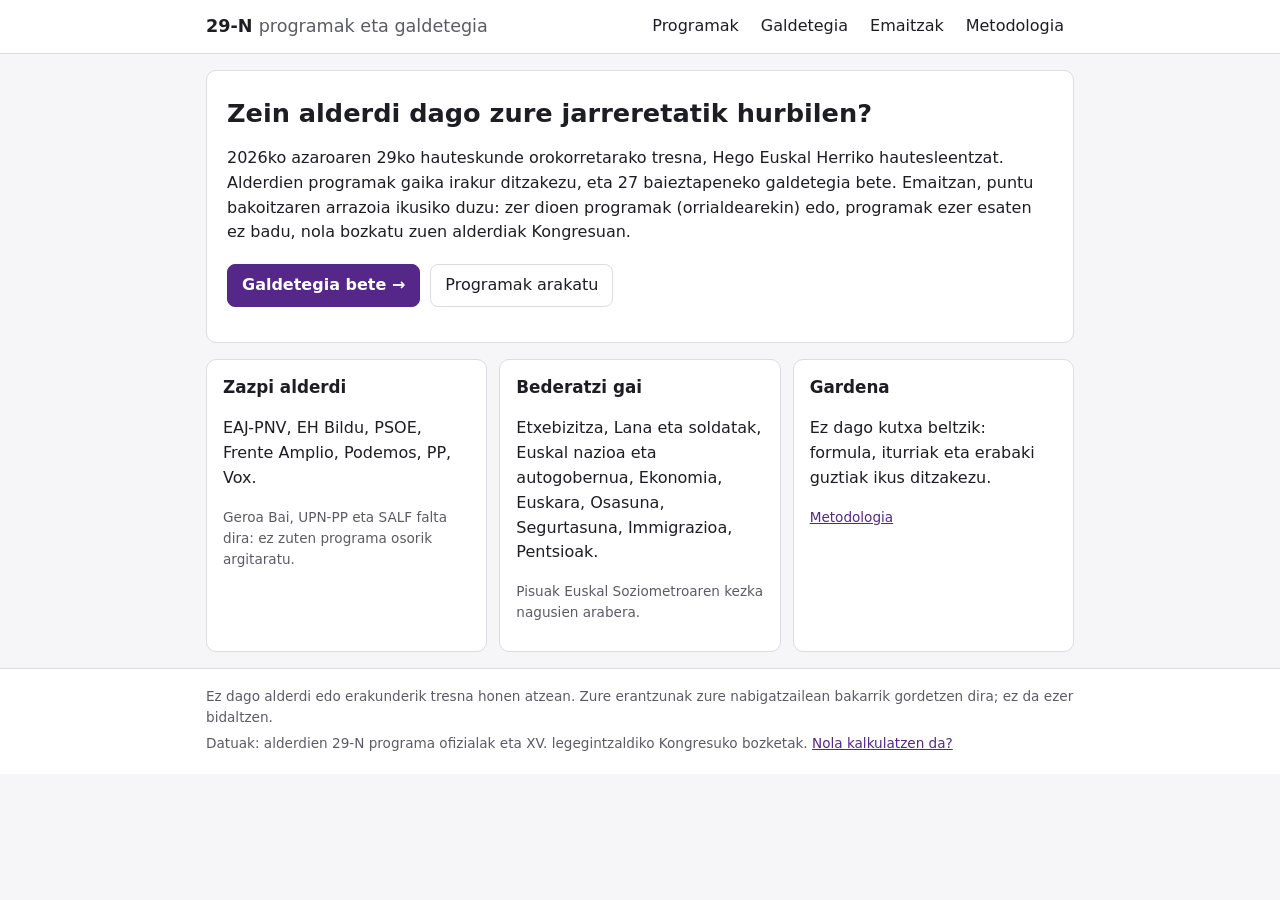
<file: docs/index.html>
<!DOCTYPE html>
<html lang="eu">
<head>
  <meta charset="utf-8">
  <meta name="viewport" content="width=device-width, initial-scale=1">
  <title>29-N: programak eta galdetegia</title>
  <meta name="description" content="2026ko azaroaren 29ko hauteskunde orokorrak: alderdien programak gaika, eta zein alderdi dagoen zure jarreretatik hurbilen jakiteko galdetegia. Puntuazio gardena, iturriekin.">
  <link rel="icon" href="data:image/svg+xml,%3Csvg xmlns='http://www.w3.org/2000/svg' viewBox='0 0 32 32'%3E%3Crect width='32' height='32' rx='6' fill='%23542788'/%3E%3Cpath d='M9 17l5 5 9-11' stroke='white' stroke-width='3.5' fill='none' stroke-linecap='round' stroke-linejoin='round'/%3E%3C/svg%3E">
  <link rel="stylesheet" href="style.css">
</head>
<body>
  <header class="goiburua">
    <div class="edukia">
      <a class="izenburua" href="#/">29-N <span>programak eta galdetegia</span></a>
      <nav aria-label="Nabigazio nagusia">
        <a href="#/programak" data-bidea="programak">Programak</a>
        <a href="#/galdetegia" data-bidea="galdetegia">Galdetegia</a>
        <a href="#/emaitzak" data-bidea="emaitzak">Emaitzak</a>
        <a href="#/metodologia" data-bidea="metodologia">Metodologia</a>
      </nav>
    </div>
  </header>
  <main id="app" class="edukia" tabindex="-1">
    <p class="kargatzen">Kargatzen…</p>
    <noscript><p>Tresna honek JavaScript behar du.</p></noscript>
  </main>
  <footer class="oina">
    <div class="edukia">
      <p>Ez dago alderdi edo erakunderik tresna honen atzean. Zure erantzunak zure nabigatzailean bakarrik gordetzen dira; ez da ezer bidaltzen.</p>
      <p>Datuak: alderdien 29-N programa ofizialak eta XV. legegintzaldiko Kongresuko bozketak. <a href="#/metodologia">Nola kalkulatzen da?</a></p>
    </div>
  </footer>
  <script src="app.js"></script>
</body>
</html>
</file>
<file: docs/style.css>
:root {
  --testua: #1d1d24; --bigarren: #5b5b66; --ertza: #dcdce2; --azala: #f6f6f9; --txartela: #fff;
  --nagusia: #542788; --nagusia-arina: #ece8f4; --abisua: #b35806;
  --v-2: #b35806; --v-1: #f1a340; --v0: #cfcfd6; --v1: #998ec3; --v2: #542788;
  --erradioa: 10px;
}
* { box-sizing: border-box; }
html { -webkit-text-size-adjust: 100%; }
body { margin: 0; font: 16px/1.55 system-ui, -apple-system, "Segoe UI", Roboto, sans-serif; color: var(--testua); background: var(--azala); }
a { color: var(--nagusia); }
.edukia { max-width: 900px; margin: 0 auto; padding: 0 16px; }
h1 { font-size: 1.6rem; line-height: 1.25; margin: 1.2rem 0 .6rem; }
h2 { font-size: 1.25rem; margin: 1.6rem 0 .5rem; }
h3 { font-size: 1.05rem; margin: 1.2rem 0 .4rem; }
.txikia { font-size: .85rem; color: var(--bigarren); }
.kargatzen { color: var(--bigarren); padding: 2rem 0; }

/* Goiburua */
.goiburua { background: #fff; border-bottom: 1px solid var(--ertza); position: sticky; top: 0; z-index: 10; }
.goiburua .edukia { display: flex; flex-wrap: wrap; align-items: center; justify-content: space-between; gap: 4px 16px; padding-top: 8px; padding-bottom: 8px; }
.izenburua { font-weight: 700; font-size: 1.1rem; text-decoration: none; color: var(--testua); }
.izenburua span { font-weight: 400; color: var(--bigarren); }
nav { display: flex; gap: 2px; flex-wrap: wrap; }
nav a { text-decoration: none; padding: 6px 10px; border-radius: 6px; color: var(--testua); }
nav a:hover { background: var(--azala); }
nav a.aktiboa { background: var(--nagusia-arina); color: var(--nagusia); font-weight: 600; }

main { padding-bottom: 3rem; min-height: 60vh; outline: none; }
.oina { border-top: 1px solid var(--ertza); background: #fff; font-size: .85rem; color: var(--bigarren); }
.oina .edukia { padding-top: 12px; padding-bottom: 16px; }
.oina p { margin: .3rem 0; }

/* Botoiak */
button, .botoia { font: inherit; cursor: pointer; border-radius: 8px; border: 1px solid var(--ertza); background: #fff; color: var(--testua); padding: 8px 14px; text-decoration: none; display: inline-block; }
button:hover, .botoia:hover { border-color: var(--nagusia); }
.botoia.nagusia, button.nagusia { background: var(--nagusia); border-color: var(--nagusia); color: #fff; font-weight: 600; }
button:focus-visible, a:focus-visible, input:focus-visible, select:focus-visible { outline: 3px solid #f1a340; outline-offset: 2px; }
.ekintzak { display: flex; gap: 10px; flex-wrap: wrap; margin: 1.2rem 0; }

/* Hasiera */
.sarrera { background: #fff; border: 1px solid var(--ertza); border-radius: var(--erradioa); padding: 8px 20px 16px; margin-top: 1rem; }
.zutabeak { display: grid; grid-template-columns: repeat(auto-fit, minmax(240px, 1fr)); gap: 12px; margin: 1rem 0; }
.lauza { background: #fff; border: 1px solid var(--ertza); border-radius: var(--erradioa); padding: 14px 16px; }
.lauza h3 { margin-top: 0; }

/* Fitxak (blokeak, alderdiak) */
.fitxak { display: flex; gap: 6px; flex-wrap: wrap; margin: .6rem 0; }
.fitxak a, .fitxak button { text-decoration: none; padding: 5px 11px; border-radius: 999px; border: 1px solid var(--ertza); background: #fff; color: var(--testua); font-size: .92rem; }
.fitxak a.aktiboa, .fitxak button.aktiboa { background: var(--nagusia); border-color: var(--nagusia); color: #fff; }
.fitxak .kop { opacity: .7; font-size: .8em; margin-left: 4px; }

/* Balio-ikurrak */
.balioa { display: inline-flex; align-items: center; justify-content: center; min-width: 2.4em; padding: 1px 6px; border-radius: 6px; font-weight: 600; font-size: .85rem; font-variant-numeric: tabular-nums; border: 1px solid transparent; }
.b-2 { background: var(--v-2); color: #fff; } .b-1 { background: var(--v-1); color: #3a2100; } .b0 { background: var(--v0); color: #222; }
.b1 { background: var(--v1); color: #fff; } .b2 { background: var(--v2); color: #fff; }
.bnull { background: #fff; border-color: var(--ertza); color: var(--bigarren); font-weight: 400; }
.marka { font-size: .75rem; border: 1px solid var(--ertza); border-radius: 4px; padding: 0 5px; color: var(--bigarren); background: #fff; white-space: nowrap; }
.marka.abisua { border-color: var(--abisua); color: var(--abisua); }

/* Baieztapenak programetan */
.baieztapena { background: #fff; border: 1px solid var(--ertza); border-radius: var(--erradioa); padding: 12px 14px; margin: 10px 0; }
.baieztapena > p { margin: 0 0 8px; font-weight: 600; }
.alderdi-errenkada { display: flex; flex-wrap: wrap; gap: 6px; margin: 6px 0; }
.alderdi-errenkada button { display: inline-flex; gap: 6px; align-items: center; padding: 3px 8px 3px 10px; border-radius: 999px; font-size: .85rem; }
.alderdi-errenkada button.aktiboa { border-color: var(--nagusia); box-shadow: 0 0 0 2px var(--nagusia-arina); }

/* Azalpen-txartela */
.txartela { border-left: 4px solid var(--nagusia); background: var(--azala); border-radius: 0 8px 8px 0; padding: 10px 12px; margin: 8px 0; font-size: .93rem; }
.txartela .goia { display: flex; flex-wrap: wrap; gap: 6px; align-items: center; margin-bottom: 6px; }
.txartela .goia strong { margin-right: 4px; }
.txartela p { margin: 4px 0; }
.txartela .geruza { margin: 6px 0; }
.txartela .geruza-izena { font-weight: 600; font-size: .85rem; color: var(--bigarren); }
.txartela .kontaketa { font-style: italic; color: var(--bigarren); border-top: 1px dashed var(--ertza); padding-top: 6px; margin-top: 8px; }
.txartela.kontraesana { border-left-color: var(--abisua); }

/* Programak */
.bilatzailea { width: 100%; padding: 9px 12px; border: 1px solid var(--ertza); border-radius: 8px; font: inherit; margin: .4rem 0 .8rem; }
.atala { font-size: .82rem; text-transform: none; color: var(--bigarren); margin: 1.1rem 0 .3rem; font-weight: 600; }
.unitatea { background: #fff; border: 1px solid var(--ertza); border-radius: 8px; padding: 10px 12px; margin: 6px 0; }
.unitatea .testua { white-space: pre-line; margin: 0; }
.unitatea .testua.laburtua { display: -webkit-box; -webkit-line-clamp: 5; -webkit-box-orient: vertical; overflow: hidden; }
.unitatea .meta { display: flex; flex-wrap: wrap; gap: 10px; align-items: center; margin-top: 6px; font-size: .8rem; color: var(--bigarren); }
.unitatea .meta button { padding: 2px 8px; font-size: .8rem; }
.oharra { background: #fff8ec; border: 1px solid #f3d9a8; border-radius: 8px; padding: 8px 12px; font-size: .88rem; margin: .8rem 0; }

/* Galdetegia */
.blokea { margin: 1.6rem 0 .4rem; display: flex; flex-wrap: wrap; align-items: baseline; justify-content: space-between; gap: 6px 12px; }
.blokea h2 { margin: 0; }
.blokea label { font-size: .9rem; display: inline-flex; gap: 6px; align-items: center; cursor: pointer; }
.galdera { background: #fff; border: 1px solid var(--ertza); border-radius: var(--erradioa); padding: 12px 14px; margin: 8px 0; }
.galdera.erantzunda { border-color: #c9c0de; }
.galdera p { margin: 0 0 10px; }
.eskala { display: grid; grid-template-columns: repeat(5, 1fr) auto; gap: 6px; }
.eskala button { padding: 7px 4px; font-size: .82rem; line-height: 1.2; }
.eskala button[aria-pressed="true"].e-2 { background: var(--v-2); border-color: var(--v-2); color: #fff; }
.eskala button[aria-pressed="true"].e-1 { background: var(--v-1); border-color: var(--v-1); }
.eskala button[aria-pressed="true"].e0 { background: var(--v0); border-color: #999; }
.eskala button[aria-pressed="true"].e1 { background: var(--v1); border-color: var(--v1); color: #fff; }
.eskala button[aria-pressed="true"].e2 { background: var(--v2); border-color: var(--v2); color: #fff; }
.eskala button.ezdakit { color: var(--bigarren); }
.eskala button.ezdakit[aria-pressed="true"] { background: #eee; border-color: #999; }
@media (max-width: 560px) {
  .eskala { grid-template-columns: repeat(5, 1fr); }
  .eskala button.ezdakit { grid-column: 1 / -1; }
}
.aurrerapena { position: sticky; bottom: 0; background: rgba(246,246,249,.95); border-top: 1px solid var(--ertza); padding: 10px 0; margin-top: 1rem; display: flex; justify-content: space-between; align-items: center; gap: 10px; flex-wrap: wrap; }

/* Emaitzak */
.moduak { display: flex; gap: 0; border: 1px solid var(--ertza); border-radius: 8px; overflow: hidden; width: fit-content; max-width: 100%; flex-wrap: wrap; background: #fff; }
.moduak label { padding: 8px 12px; cursor: pointer; font-size: .92rem; display: flex; gap: 6px; align-items: center; }
.moduak label:has(input:checked) { background: var(--nagusia-arina); color: var(--nagusia); font-weight: 600; }
.modu-azalpena { font-size: .88rem; color: var(--bigarren); margin: .4rem 0 1rem; }
.sailkapena { list-style: none; padding: 0; margin: 0; }
.sailkapena > li { background: #fff; border: 1px solid var(--ertza); border-radius: var(--erradioa); margin: 8px 0; }
.sailkapena summary { list-style: none; cursor: pointer; padding: 10px 14px; display: grid; grid-template-columns: 7.5em 1fr 3.2em; gap: 10px; align-items: center; }
.sailkapena summary::-webkit-details-marker { display: none; }
.sailkapena .izena { font-weight: 600; }
.barra { height: 14px; background: var(--azala); border-radius: 7px; overflow: hidden; }
.barra > span { display: block; height: 100%; background: var(--nagusia); border-radius: 7px; }
.ehunekoa { text-align: right; font-weight: 700; font-variant-numeric: tabular-nums; }
.xehetasuna { padding: 0 14px 12px; }
.xehe-errenkada { border-top: 1px solid var(--ertza); padding: 8px 0; }
.xehe-errenkada > button { all: unset; cursor: pointer; display: grid; grid-template-columns: 1fr auto; gap: 4px 12px; width: 100%; }
.xehe-errenkada > button:focus-visible { outline: 3px solid #f1a340; }
.xehe-errenkada .bai-testua { font-size: .92rem; }
.xehe-errenkada .zenbakiak { display: flex; gap: 6px; align-items: center; font-size: .8rem; color: var(--bigarren); white-space: nowrap; }
.adost { font-weight: 700; color: var(--testua); min-width: 3.2em; text-align: right; }
.partekatu { display: flex; gap: 8px; flex-wrap: wrap; align-items: center; margin: 1.2rem 0; }
.partekatu input { flex: 1; min-width: 200px; padding: 8px; border: 1px solid var(--ertza); border-radius: 8px; font: inherit; font-size: .85rem; }

/* Metodologia */
table { border-collapse: collapse; width: 100%; background: #fff; font-size: .92rem; margin: .6rem 0; }
th, td { border: 1px solid var(--ertza); padding: 6px 8px; text-align: left; vertical-align: top; }
th { background: var(--azala); }
.formula { background: #fff; border: 1px solid var(--ertza); border-radius: 8px; padding: 10px 14px; font-family: ui-monospace, Menlo, monospace; font-size: .9rem; overflow-x: auto; }

/* Mugikorra */
@media (max-width: 560px) {
  .goiburua { position: static; }
  nav a { padding: 4px 8px; font-size: .95rem; }
  h1 { font-size: 1.4rem; }
  .xehe-errenkada > button { grid-template-columns: 1fr; }
  .xehe-errenkada .zenbakiak { justify-content: flex-end; }
  .sailkapena summary { grid-template-columns: 6.2em 1fr 3em; padding: 10px; }
}
</file>
